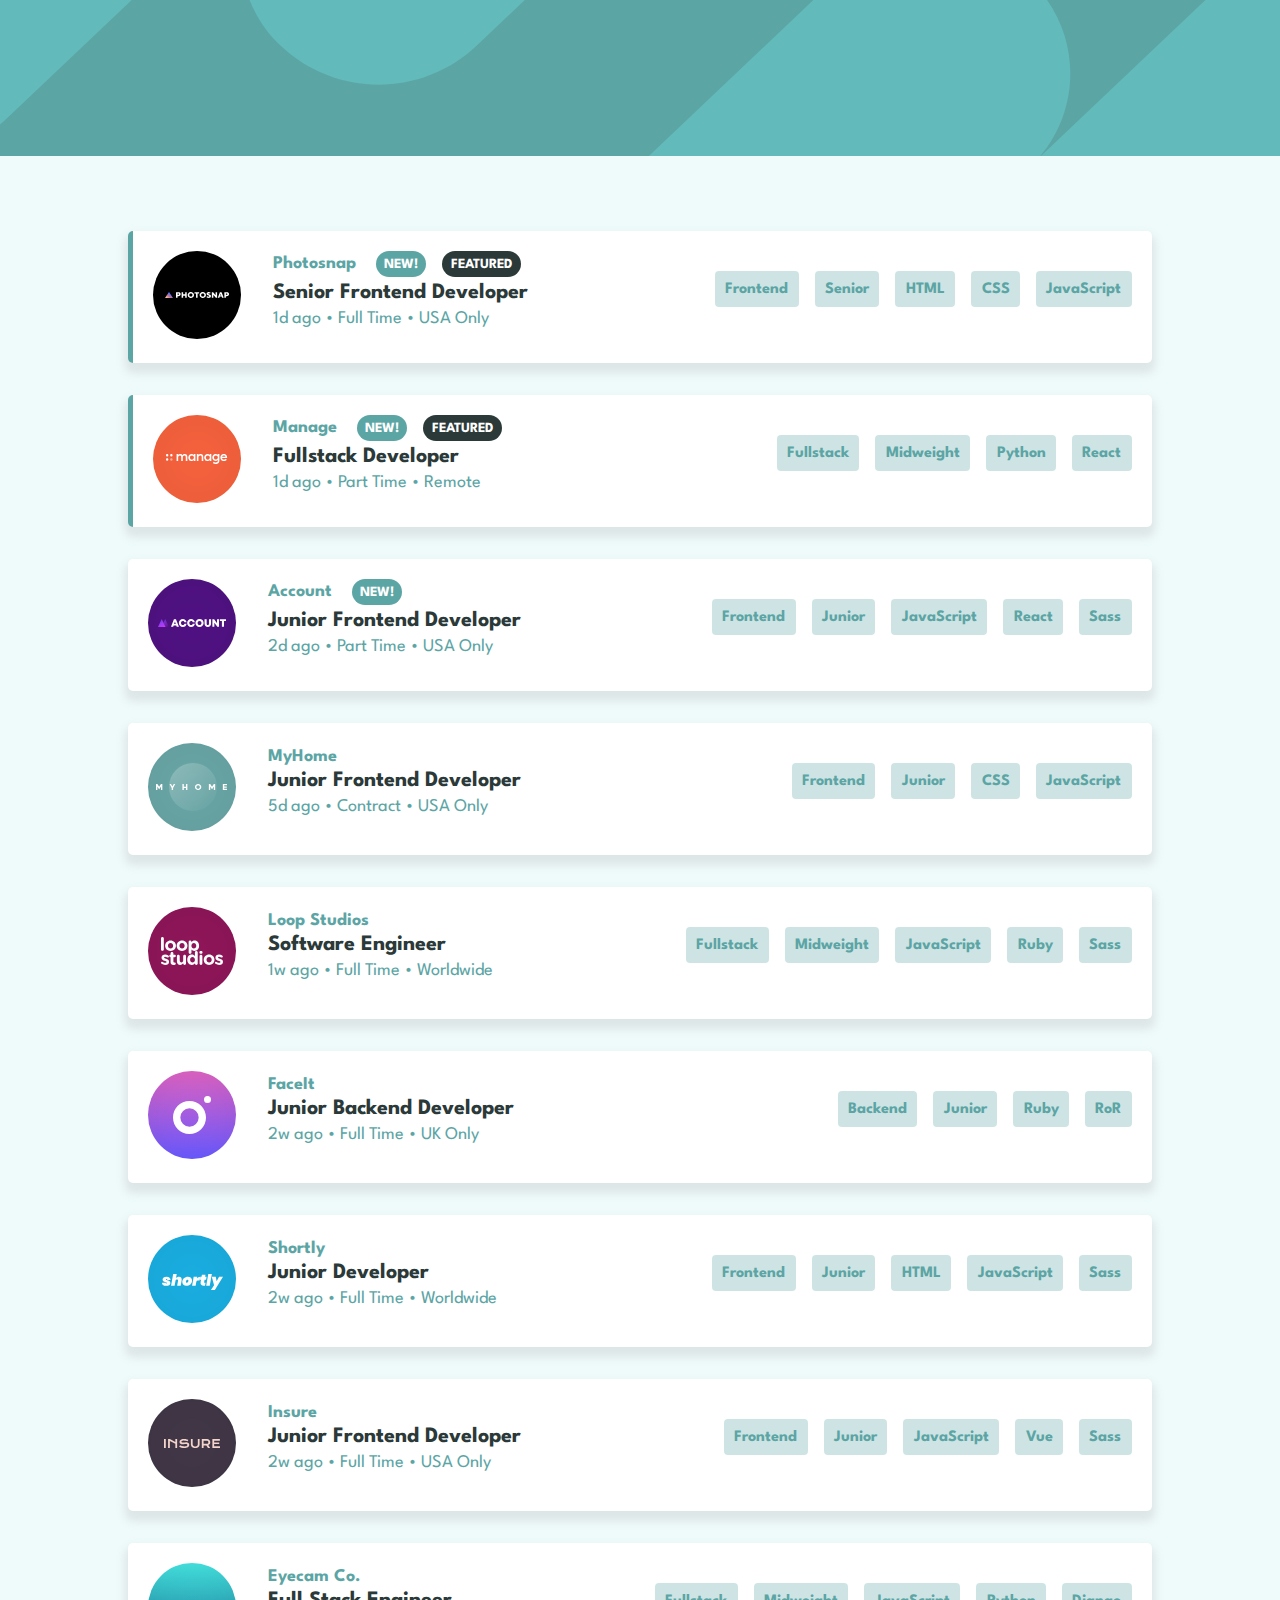
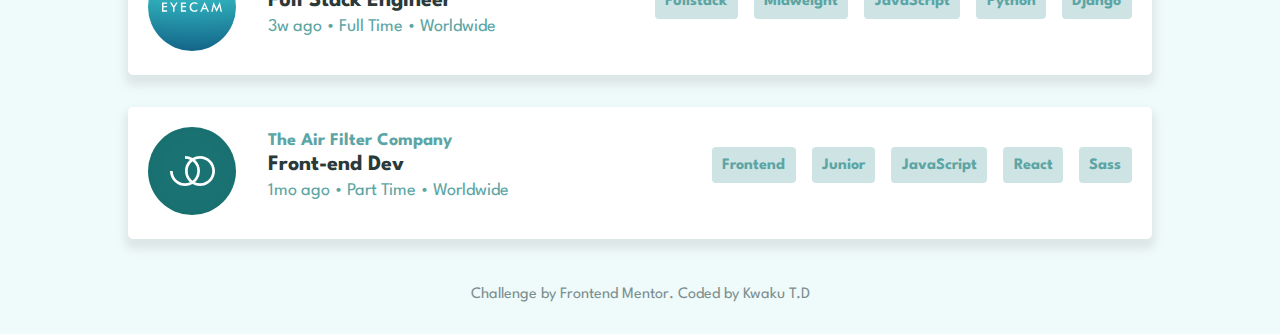
<file: index.html>
<!DOCTYPE html>
<html lang="en">

<head>
  <meta charset="UTF-8" />
  <meta name="viewport" content="width=device-width, initial-scale=1.0" />
  <!-- displays site properly based on user's device -->
  <link rel="preconnect" href="https://fonts.googleapis.com">
  <link rel="preconnect" href="https://fonts.gstatic.com" crossorigin>
  <link
    href="https://fonts.googleapis.com/css2?family=League+Spartan:wght@100;200;300;400;500;600;700;800;900&display=swap"
    rel="stylesheet">
  <link rel="icon" type="image/png" sizes="32x32" href="./images/favicon-32x32.png" />
  <link rel="stylesheet" href="./styles.css" />
  <title>Frontend Mentor | Job Listings</title>
</head>

<body>
  <!-- ################# HEADER ################-->
  <section class="mobile-header">
    <!-- <img src="./images/bg-header-mobile.svg" alt="mobile header"> -->
  </section>

  <header class="desktop-header header-bg"></header>
  <!-- ################ END BG HEADER ##################  -->


  <!--#################### search box #######################-->
  <div class="search-box" id="searchBar">
    <ul>
      <!-- filtered job posts. handled by JS -->
    </ul>

    <!-- clear button -->
    <div class="clear">Clear</div>
    <!-- end clear button -->
  </div>

  <!--########### end search box ####################-->

  <!-- job listing -->
  <section class="job-list">
    <!--job postings content goes here. andled by JS  -->
  </section>
  <!-- end job listing -->


  <div class="attribution">
    Challenge by <a href="https://www.frontendmentor.io?ref=challenge" target="_blank">Frontend Mentor</a>. Coded by <a
      href="https://github.com/syntaCorp/static-job-listings-with-filter" target="_blank">Kwaku T.D</a>
  </div>
  <script src="./app.js"></script>
</body>

</html>
</file>
<file: styles.css>
/* universal style */
* {
    box-sizing: border-box;
    margin: 0;
}

body {
    box-sizing: border-box;
    background-color: #EFFAFA;
    color: #2B3939;
    font-family: 'League Spartan', sans-serif;
    font-weight: 500;
}

.search-box .clear {
    color: #7C8F8F;
    padding-right: 1rem;
    font-weight: 700;
    cursor: pointer;
}

.search-box .clear:hover {
    text-decoration: underline;
    color: #5CA5A5;
}

.search-box {
    box-shadow: 0 7px 10px 3px rgba(150, 150, 150, 0.2);
    background-color: #FFFFFF;
    border-radius: 5px;
    padding: 1rem;
    width: 80%;
    margin: 0 auto;
    position: relative;
}

.closeBtn {
    display: flex;
    justify-content: center;
    align-items: center;
    padding: 0.45rem;
    background-size: 22px;
    background: #5CA5A5 center no-repeat;
    border-top-right-radius: 4px;
    border-bottom-right-radius: 4px;
    margin-left: .5rem;
}

.closeBtn:hover {
    cursor: pointer;
    background: #2B3939 center no-repeat;
}

.closeBtn img {
    width: 20px;
    height: auto;
}

/* deaktop style */
.header-bg {
    height: 156px;
    width: 100%;
    background: #5CA5A5 url(./images/bg-header-desktop.svg) center no-repeat;
    background-size: cover;
    margin-bottom: 4.6875em;
}

.filtered-item {
    display: inline-flex;
    align-items: center;
    background-color: rgba(92, 165, 165, 0.301);
    padding-left: 0.65rem;
    border-radius: 4px;
    font-size: 1em;
    width: max-content;
    font-weight: 700;
}

.post-card {
    box-shadow: 0 7px 10px 3px rgba(150, 150, 150, 0.2);
    background-color: #FFFFFF;
    border-radius: 5px;
    padding: 1.25rem;
    width: 80%;
    margin: 0 auto 2em auto;
    display: flex;
    justify-content: space-between;
    align-items: center;
}

.post-details span.new-alert {
    margin-right: 0.75rem;
}

.post-details span.company {
    margin-right: 1rem;
}

.job-skills {
    margin-right: -0.99em;
}

.job-list img {
    width: 88px;
    height: 88px;
}

ul li {
    list-style: none;
    display: inline-block;
    color: #5CA5A5;
}

.company {
    color: #5CA5A5;
    font-size: 1.125em;
    font-weight: 700;
}

.new-alert {
    background-color: #5CA5A5;
    color: #FFFFFF;
    border-radius: 1rem;
    padding: 0.4rem 0.5rem;
    font-size: .875em;
    text-transform: uppercase;
    font-weight: 700;
}

.featured-alert {
    background-color: #2B3939;
    color: #FFFFFF;
    border-radius: 1rem;
    padding: 0.4rem 0.55rem;
    font-size: .875em;
    text-transform: uppercase;
    font-weight: 700;
}

.req-skill {
    background-color: rgba(92, 165, 165, 0.301);
    padding: 0.65rem;
    border-radius: 4px;
    font-size: 1em;
    width: max-content;
    margin-right: 1em;
    font-weight: 700;
    position: relative;
}

.req-skill:hover {
    cursor: pointer;
    background-color: #5CA5A5;
    color: #FFFFFF;
}

.position p {
    margin: 0;
    line-height: 1.5;
    font-size: 1.375rem;
    font-weight: 700;
    display: inline-block;
}

.position p:hover {
    color: #5CA5A5;
    cursor: pointer;
}

.post-info ul {
    font-size: 1.125rem;
    font-weight: 400;
    color: #7C8F8F;
    margin: 0 0.55em 0 0;
    padding-left: 0px;
}

.attribution {
    text-align: center;
    color: #7C8F8F;
    font-size: 1rem;
    font-weight: 400;
    margin: 3rem 0 2rem 0;
}

.attribution a {
    text-decoration: none;
    color: #7C8F8F;
}

.attribution a:hover {
    text-decoration: underline;
    color: #5CA5A5;
}

.horizontal-rule {
    display: none;
}
ul li {
    margin-bottom: 1rem;
}
.search-box ul{
    padding-left: 0;
}

/* end universal style */

/* other styles --> class in JS*/
.none {
    display: none !important;
}
/* end other styles */


/* MOBILE/TABLET LAYOUT */
/* smartphones, tablets portrait/landscape mode */
@media screen and (min-width:320px) and (max-width:899px) {
    .horizontal-line {
        display: flex;
        /* border: 1px solid #B7C4C4; */
        border-bottom: 1px solid #B7C4C4;
        width: 100%;
        align-items: center;
        margin-bottom: 1rem;
    }

    .header-bg {
        display: none;
    }

    .mobile-header {
        height: 156px;
        width: 100%;
        background: #5CA5A5 url(./images/bg-header-mobile.svg) center no-repeat;
        background-size: cover;
        margin-bottom: 2rem;
    }

    .search-box ul {
        margin: .5rem;
        padding-left: 0;

    }
    .search-box ul li {
        margin-bottom: .4rem;
    }

    .search-box {
        display: none;
        justify-content: space-between;
        align-items: center;
        box-shadow: 0 7px 10px 3px rgba(150, 150, 150, 0.2);
        background-color: #FFFFFF;
        border-radius: 0.312rem;
        padding: 0.125rem;
        width: 80%;
        margin: 0 auto;
        top: -4rem;
    }

    .filtered-item {
        padding-left: 0.65rem;
        border-radius: 4px;
        font-size: 1em;
        width: max-content;
        /* display: inline-flex; */
        justify-content: space-between;
        margin: .5rem;
    }

    .post-card {
        flex-direction: column;
        align-items: flex-start;
    }

    .job-icon {
        position: absolute;
        top: -1.5rem;
        left: 1.3rem;
    }

    .job-icon img {
        width: 3rem;
        height: auto;
        position: absolute;
    }

    .post-card {
        position: relative;
        margin-top: 2.5rem;
    }

    .post-details {
        margin-top: .562rem;
        margin-bottom: .562rem;
    }

    .job-details {
        margin-left: 0;
        margin-bottom: 1rem;

    }

    .company {
        font-size: 0.8125rem;
    }

    .position {
        font-size: 0.9375rem;
        margin-bottom: .562rem;
    }

    .position p {
        line-height: 1.5;
    }

    .job-skills ul {
        padding-left: 0;
    }
}

/* END MOBILE/TABLET LAYOUT */

/* MEDIUM/LAPTOP LAYOUT */
@media only screen and (min-width:900px) and (max-width:1126px) {

    .search-box ul {
        /* margin: 14px; */
        padding-left: 0;
        display: flex;
        justify-content: flex-start;
        align-items: center;
        gap: 1rem;
    }
    .search-box li{
margin-bottom: 0;    
}

    .search-box {
        display: none;
        justify-content: space-between;
        align-items: center;
        box-shadow: 0 7px 10px 3px rgba(150, 150, 150, 0.2);
        background-color: #FFFFFF;
        border-radius: 5px;
        padding: 1rem;
        width: 80%;
        margin: 0 auto;
        /* position: relative; */
        top: -6.875rem;
    }

    .post-card {
        align-items: center;
    }

    .job-list img {
        margin-right: 1.5rem;
    }

    .job-details {
        width: inherit;
    }

    .job-skills {
        /* margin: 0; */
        width: inherit;
    }

    .job-skills ul {
        padding-left: 0;
    }
/* 
    ul li {
        margin-bottom: 1rem;
    } */

    .position p {
        line-height: 1.725;
    }

}

@media only screen and (min-width:1127px) {
    .filtered-item {
        width: max-content;
        display: inline-flex;
        justify-content: space-between;
        align-items: center;
        /* gap: 1rem; */
        /* flex-wrap: wrap; */
        margin: .5rem;
        font-weight: 700;
    }

    .search-box {
        display: none;
        justify-content: space-between;
        align-items: center;
        /* box-shadow: 0 7px 10px 3px rgba(150, 150, 150, 0.2);
        background-color: #FFFFFF;
        border-radius: 5px;
        padding: 1rem; 
         width: 80%; */
        margin: 0 auto;
        /* position: relative; */
        top: -6.875rem;
    }

    .search-box ul {
        /* padding: 0; */
        margin-bottom: 0;

    }

    .job-details {
        flex-grow: 1;
        margin-left: 2rem;
    }

}


/* END DESKTOP LAYOUT */
</file>
